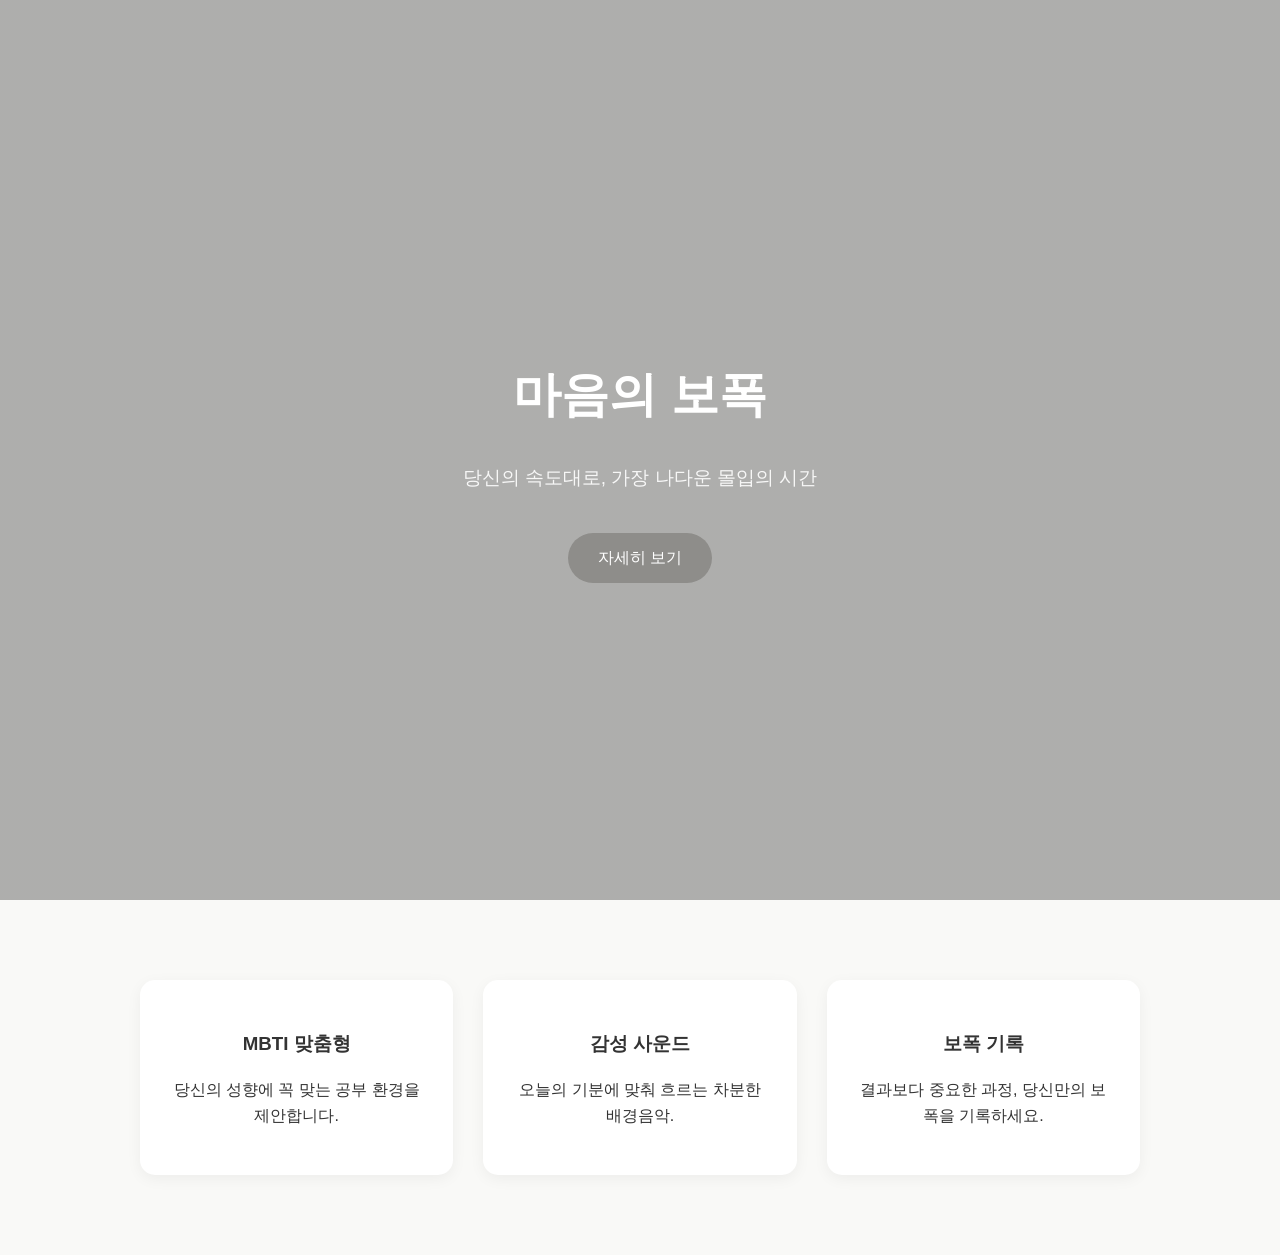
<file: Pace_of_Mind - apikey/index.html>
<!DOCTYPE html>
<html lang="ko">
<head>
    <meta charset="UTF-8">
    <title>마음의 보폭 | Study Pace</title>
    <style>
        /* 1. 기본 스타일 (하민님의 감성: 미니멀 & 차분함) */
        body { margin: 0; font-family: 'Noto Sans KR', sans-serif; color: #333; line-height: 1.6; background-color: #f9f9f7; }
        
        /* 2. 히어로 섹션 */
        .hero { 
            height: 100vh; 
            display: flex; flex-direction: column; justify-content: center; align-items: center;
            background: linear-gradient(rgba(0,0,0,0.3), rgba(0,0,0,0.3)), url('https://images.unsplash.com/photo-1495474472287-4d71bcdd2085?auto=format&fit=crop&w=1350&q=80'); /* 카페 이미지 */
            background-size: cover; color: white; text-align: center;
        }
        .hero h1 { font-size: 3rem; margin-bottom: 10px; animation: fadeIn 2s; }
        .hero p { font-size: 1.2rem; opacity: 0.9; }

        /* 3. 특징 섹션 (Grid 활용) */
        .features { padding: 80px 20px; display: grid; grid-template-columns: repeat(auto-fit, minmax(250px, 1fr)); gap: 30px; max-width: 1000px; margin: 0 auto; }
        .card { background: white; padding: 30px; border-radius: 15px; box-shadow: 0 4px 15px rgba(0,0,0,0.05); text-align: center; transition: transform 0.3s; }
        .card:hover { transform: translateY(-10px); }

        /* 4. 애니메이션 */
        @keyframes fadeIn { from { opacity: 0; transform: translateY(20px); } to { opacity: 1; transform: translateY(0); } }
        
        /* 5. 버튼 스타일 */
        .btn { margin-top: 20px; padding: 12px 30px; background: #8e8d8a; color: white; text-decoration: none; border-radius: 25px; transition: 0.3s; }
        .btn:hover { background: #e85a4f; }
    </style>
</head>
<body>
    <section class="hero">
        <h1>마음의 보폭</h1>
        <p>당신의 속도대로, 가장 나다운 몰입의 시간</p>
        <a href="#features" class="btn">자세히 보기</a>
    </section>

    <section id="features" class="features">
        <div class="card">
            <h3>MBTI 맞춤형</h3>
            <p>당신의 성향에 꼭 맞는 공부 환경을 제안합니다.</p>
        </div>
        <div class="card">
            <h3>감성 사운드</h3>
            <p>오늘의 기분에 맞춰 흐르는 차분한 배경음악.</p>
        </div>
        <div class="card">
            <h3>보폭 기록</h3>
            <p>결과보다 중요한 과정, 당신만의 보폭을 기록하세요.</p>
        </div>
    </section>
</body>
</html>
</file>
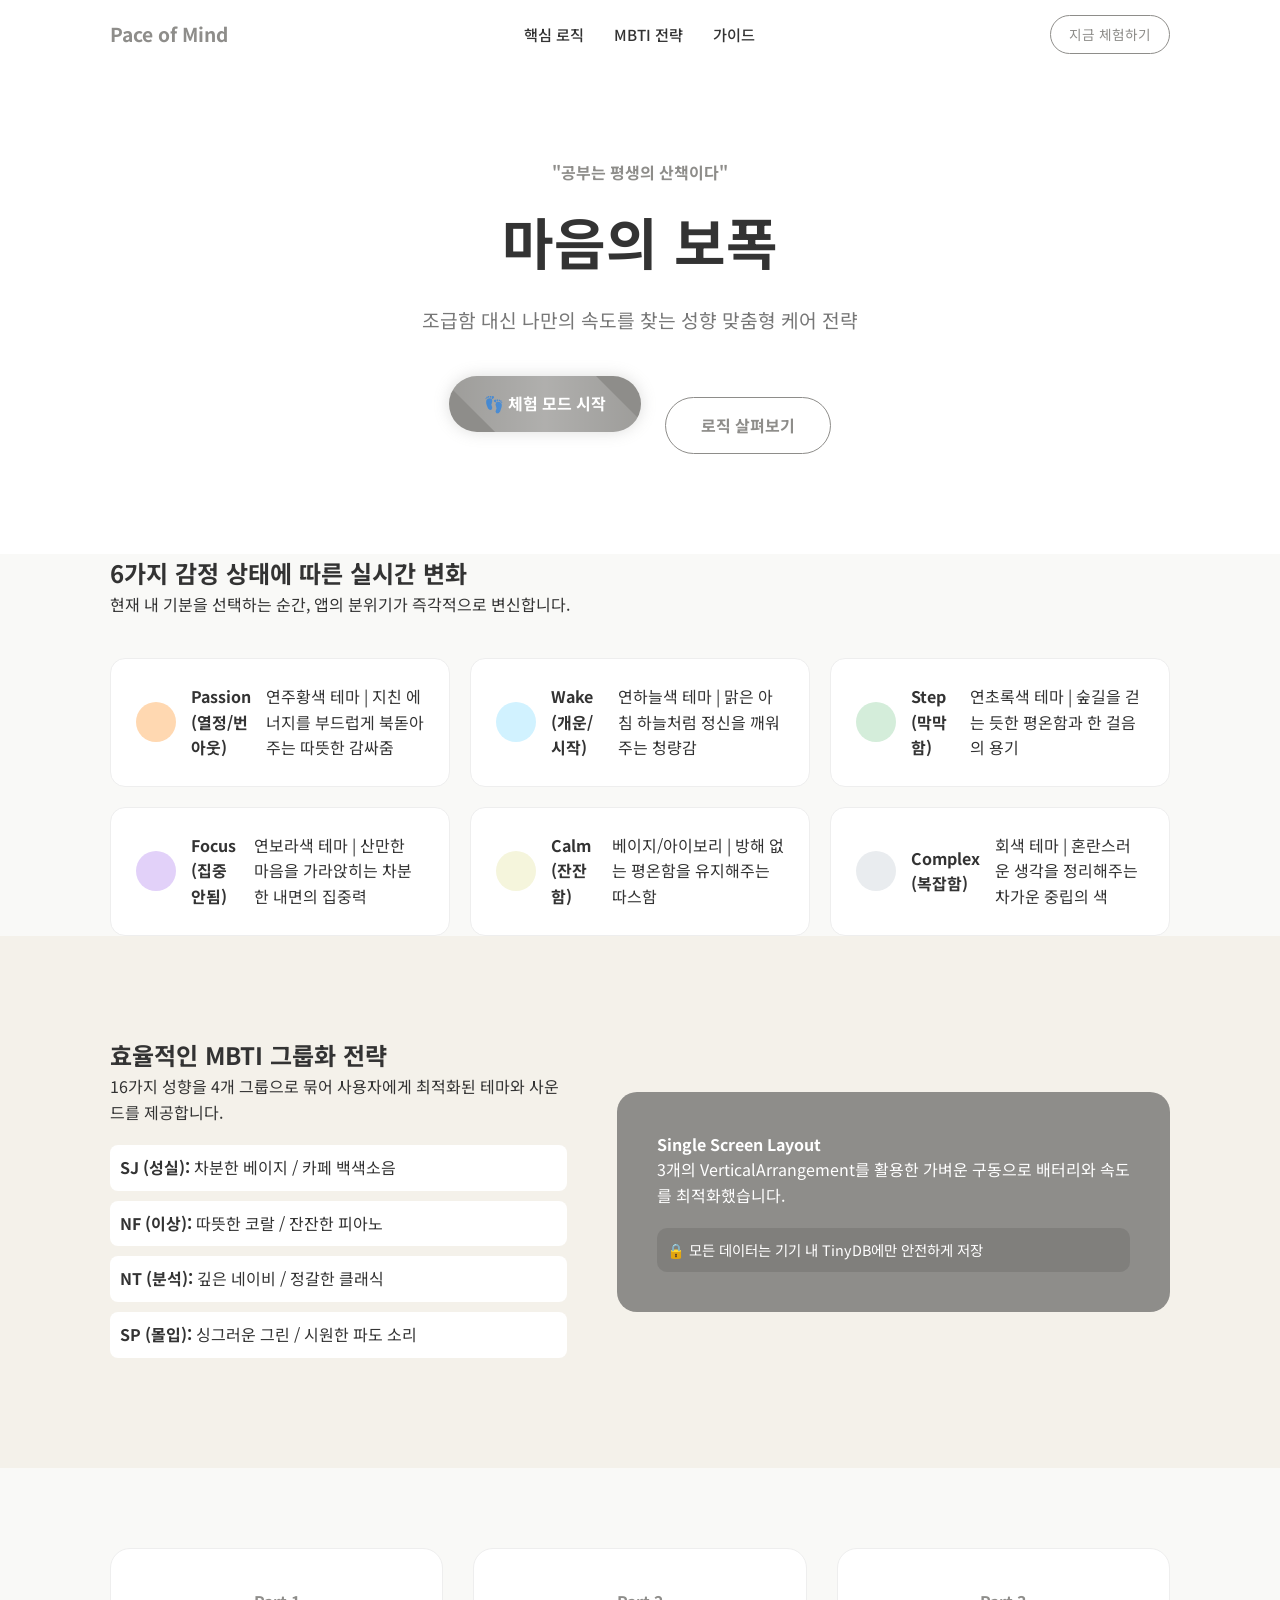
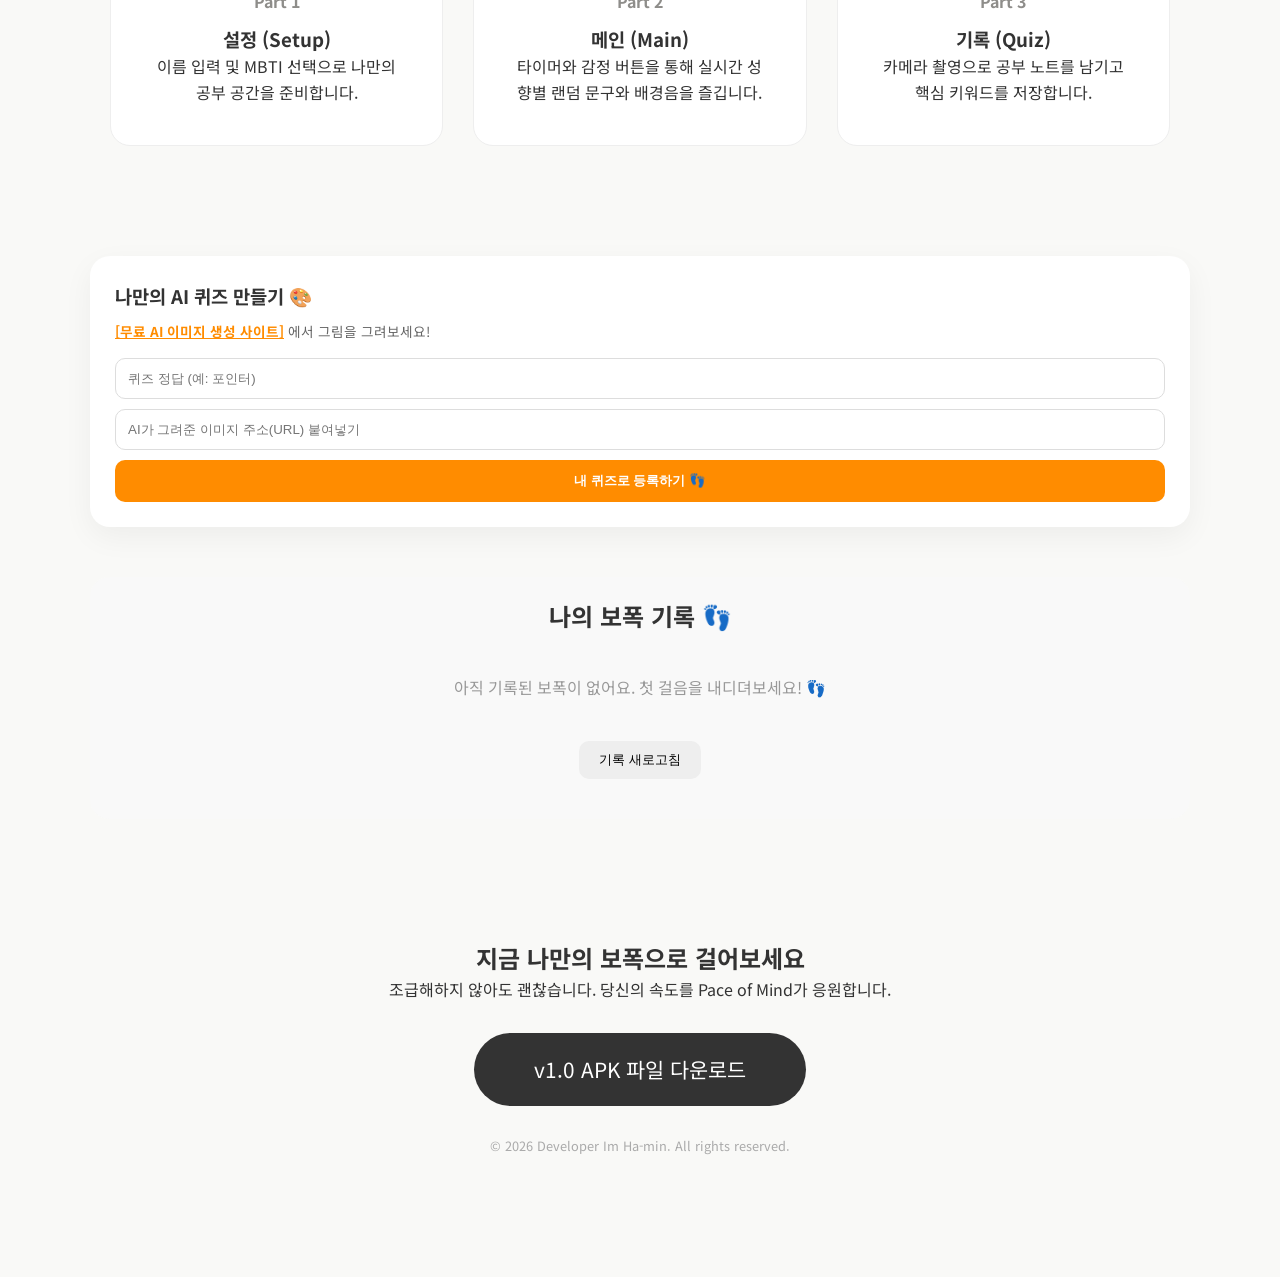
<file: Pace_of_Mind - apikey/index1.html>
<!DOCTYPE html>
<html lang="ko">
<head>
    <meta charset="UTF-8">
    <meta name="viewport" content="width=device-width, initial-scale=1.0">
    <title>마음의 보폭 (Pace of Mind) | 공식 홈페이지</title>
    <link rel="stylesheet" href="style.css">
    <link href="https://fonts.googleapis.com/css2?family=Noto+Sans+KR:wght@300;400;700&display=swap" rel="stylesheet">
    
</head>

<body>
    <nav class="glass-nav">
    <div class="container nav-flex">
        <div class="logo">Pace of Mind</div>
        <ul class="nav-links">
            <li><a href="#logic">핵심 로직</a></li>
            <li><a href="#strategy">MBTI 전략</a></li>
            <li><a href="#parts">가이드</a></li>
        </ul>
        <a href="#experience" class="nav-btn-exp">지금 체험하기</a>
    </div>
</nav>

<header class="hero">
    <div class="container visible">
        <p class="tagline">"공부는 평생의 산책이다"</p>
        <h1>마음의 보폭</h1>
        <p class="hero-sub">조급함 대신 나만의 속도를 찾는 성향 맞춤형 케어 전략</p>
        <div class="hero-btns">
            <a href="#experience" class="btn primary btn-glow">👣 체험 모드 시작</a>
            <a href="#logic" class="btn secondary">로직 살펴보기</a>
        </div>
    </div>
</header>

    <section id="logic" class="emotion-themes">
        <div class="container">
            <h2 class="section-title">6가지 감정 상태에 따른 실시간 변화</h2>
            <p class="section-desc">현재 내 기분을 선택하는 순간, 앱의 분위기가 즉각적으로 변신합니다.</p>
            <div class="theme-grid">
                <div class="theme-card fire">
                    <div class="color-dot"></div>
                    <h4>Passion (열정/번아웃)</h4>
                    <p>연주황색 테마 | 지친 에너지를 부드럽게 북돋아 주는 따뜻한 감싸줌</p>
                </div>
                <div class="theme-card wake">
                    <div class="color-dot"></div>
                    <h4>Wake (개운/시작)</h4>
                    <p>연하늘색 테마 | 맑은 아침 하늘처럼 정신을 깨워주는 청량감</p>
                </div>
                <div class="theme-card step">
                    <div class="color-dot"></div>
                    <h4>Step (막막함)</h4>
                    <p>연초록색 테마 | 숲길을 걷는 듯한 평온함과 한 걸음의 용기</p>
                </div>
                <div class="theme-card focus">
                    <div class="color-dot"></div>
                    <h4>Focus (집중안됨)</h4>
                    <p>연보라색 테마 | 산만한 마음을 가라앉히는 차분한 내면의 집중력</p>
                </div>
                <div class="theme-card calm">
                    <div class="color-dot"></div>
                    <h4>Calm (잔잔함)</h4>
                    <p>베이지/아이보리 | 방해 없는 평온함을 유지해주는 따스함</p>
                </div>
                <div class="theme-card complex">
                    <div class="color-dot"></div>
                    <h4>Complex (복잡함)</h4>
                    <p>회색 테마 | 혼란스러운 생각을 정리해주는 차가운 중립의 색</p>
                </div>
            </div>
        </div>
    </section>

    <section class="mbti-strategy">
        <div class="container">
            <div class="flex-row">
                <div class="text-side">
                    <h2>효율적인 MBTI 그룹화 전략</h2>
                    <p>16가지 성향을 4개 그룹으로 묶어 사용자에게 최적화된 테마와 사운드를 제공합니다.</p>
                    <ul class="mbti-list">
                        <li><strong>SJ (성실):</strong> 차분한 베이지 / 카페 백색소음</li>
                        <li><strong>NF (이상):</strong> 따뜻한 코랄 / 잔잔한 피아노</li>
                        <li><strong>NT (분석):</strong> 깊은 네이비 / 정갈한 클래식</li>
                        <li><strong>SP (몰입):</strong> 싱그러운 그린 / 시원한 파도 소리</li>
                    </ul>
                </div>
                <div class="logic-side">
                    <div class="tech-box">
                        <h4>Single Screen Layout</h4>
                        <p>3개의 VerticalArrangement를 활용한 가벼운 구동으로 배터리와 속도를 최적화했습니다.</p>
                        <div class="security-badge">🔒 모든 데이터는 기기 내 TinyDB에만 안전하게 저장</div>
                    </div>
                </div>
            </div>
        </div>
    </section>

    <section class="app-parts">
        <div class="container grid-3">
            <div class="part-card">
                <span class="part-num">Part 1</span>
                <h3>설정 (Setup)</h3>
                <p>이름 입력 및 MBTI 선택으로 나만의 공부 공간을 준비합니다.</p>
            </div>
            <div class="part-card">
                <span class="part-num">Part 2</span>
                <h3>메인 (Main)</h3>
                <p>타이머와 감정 버튼을 통해 실시간 성향별 랜덤 문구와 배경음을 즐깁니다.</p>
            </div>
            <div class="part-card">
                <span class="part-num">Part 3</span>
                <h3>기록 (Quiz)</h3>
                <p>카메라 촬영으로 공부 노트를 남기고 핵심 키워드를 저장합니다.</p>
            </div>
        </div>
    </section>

    <section id="custom-keyword-section" class="container" style="margin-top: 30px; padding: 25px; background: #fff; border-radius: 20px; box-shadow: 0 10px 30px rgba(0,0,0,0.05);">
    <h3 style="margin-bottom: 10px; color: #333;">나만의 AI 퀴즈 만들기 🎨</h3>
    <p style="font-size: 0.85rem; color: #666; margin-bottom: 15px;">
        <a href="https://www.bing.com/images/create" target="_blank" style="color: #ff8c00; font-weight: bold;">[무료 AI 이미지 생성 사이트]</a> 에서 그림을 그려보세요!
    </p>
    
    <div style="display: flex; flex-direction: column; gap: 10px;">
        <input type="text" id="input-custom-keyword" placeholder="퀴즈 정답 (예: 포인터)" style="padding: 12px; border: 1px solid #ddd; border-radius: 10px;">
        <input type="text" id="input-custom-img" placeholder="AI가 그려준 이미지 주소(URL) 붙여넣기" style="padding: 12px; border: 1px solid #ddd; border-radius: 10px;">
        <button onclick="addCustomRecord()" style="padding: 12px; background: #ff8c00; color: white; border: none; border-radius: 10px; cursor: pointer; font-weight: bold;">내 퀴즈로 등록하기 👣</button>
    </div>
</section>

    <section id="walk-history" class="container" style="margin-top: 50px; padding: 20px; background: #f9f9f9; border-radius: 20px;">
    <h2 style="text-align: center; margin-bottom: 20px;">나의 보폭 기록 👣</h2>
    <div id="history-list">
        <p style="text-align: center; color: #999;">아직 산책 기록이 없어요.</p>
    </div>
    <button onclick="updateHistoryUI()" style="display: block; margin: 20px auto; padding: 10px 20px; background: #eee; border: none; border-radius: 10px; cursor: pointer;">기록 새로고침</button>
</section>

    <section id="download" class="cta">
        <div class="container">
            <h2>지금 나만의 보폭으로 걸어보세요</h2>
            <p>조급해하지 않아도 괜찮습니다. 당신의 속도를 Pace of Mind가 응원합니다.</p>
            <a href="#" class="download-btn">v1.0 APK 파일 다운로드</a>
            <p class="copyright">© 2026 Developer Im Ha-min. All rights reserved.</p>
        </div>
    </section>
<div id="black-overlay" class="overlay"></div>

    <section id="experience-quiz" class="quiz-mode hidden">
        <div class="container quiz-container">
            <h2 class="quiz-title">당신의 보폭으로 걷는 중... 👣</h2>
            <div class="quiz-card-frame">
                <p>(AI가 생성한 그림 퀴즈 카드)</p>
            </div>
            <div class="timer-bar"></div>
            <div id="quiz-hint-text" style="
    color: #888; 
    font-size: 0.95rem; 
    margin: 10px 0; 
    min-height: 1.2rem; 
    display: none; /* 기본적으로 숨김 */
    background: rgba(0,0,0,0.03);
    padding: 8px;
    border-radius: 8px;
"></div>

<button id="btn-hint" onclick="showHint()" style="
    background: none;
    border: 1px solid #ddd;
    color: #999;
    padding: 5px 12px;
    border-radius: 20px;
    font-size: 0.8rem;
    cursor: pointer;
    margin-bottom: 10px;
">💡 힌트 보기</button>
            <input type="text" class="quiz-input" placeholder="연상되는 키워드를 입력하세요">
            <button class="btn-quit">체험 종료</button>
        </div>
    </section>
    <script src="data.js"></script>
<script src="script.js"></script>
    <script>
    
    /**
     * [Part 5] 이벤트 리스너
     */
    // 체험하기 버튼들
    document.querySelectorAll('.btn.primary, .nav-btn-exp').forEach(btn => {
        btn.addEventListener('click', (e) => {
            if (e.target.innerText.includes("체험")) {
                e.preventDefault();
                startExperience();
            }
        });
    });

    // 퀴즈 입력창 엔터 감지
    document.querySelector('.quiz-input').addEventListener('keypress', (e) => {
        if (e.key === 'Enter') {
            const userAnswer = e.target.value.trim();
            const correctAnswer = quizState.data[quizState.currentIdx].keyword;
            handleResult(userAnswer === correctAnswer);
        }
    });

    // 종료 버튼
    document.querySelector('.btn-quit').addEventListener('click', quitExperience);

function updateHistoryUI() {
    const historyList = document.getElementById('history-list');
    const rawData = localStorage.getItem('pace_history');
    
    // 기록이 아예 없는 경우 처리
    if (!rawData || JSON.parse(rawData).length === 0) {
        historyList.innerHTML = '<p style="text-align: center; color: #999; padding: 20px;">아직 기록된 보폭이 없어요. 첫 걸음을 내디뎌보세요! 👣</p>';
        return;
    }

    const history = JSON.parse(rawData);
    
    // 기록 리스트 생성
    historyList.innerHTML = history.map(record => {
        // 직접 입력(isCustom) 여부에 따라 디자인 차별화
        const isCustom = record.isCustom === true;
        const bgColor = isCustom ? '#fffef0' : 'white';
        const borderColor = isCustom ? '#ff8c00' : '#eee';
        const titleIcon = isCustom ? '📝 자율 학습' : '👣 퀴즈 산책';
        const scoreDisplay = isCustom ? '' : `<span style="color: #ff8c00; font-weight: bold;">${record.score} / ${record.total} 걸음</span>`;

        return `
            <div class="history-item" style="
                padding: 20px; 
                background: ${bgColor}; 
                margin-bottom: 15px; 
                border-radius: 15px; 
                border-left: 5px solid ${borderColor};
                box-shadow: 0 4px 12px rgba(0,0,0,0.05);
                transition: transform 0.2s ease;
            ">
                <div style="display: flex; justify-content: space-between; align-items: center; margin-bottom: 12px;">
                    <span style="font-weight: bold; color: #333;">${titleIcon}</span>
                    <div style="text-align: right;">
                        <div style="font-size: 0.8rem; color: #999; margin-bottom: 4px;">${record.date}</div>
                        ${scoreDisplay}
                    </div>
                </div>
                
                <div class="keyword-tags" style="display: flex; flex-wrap: wrap; gap: 8px;">
                    ${record.keywords ? record.keywords.map(kw => `
                        <span style="
                            background: ${isCustom ? '#ffe4b5' : '#f0f2f5'}; 
                            color: #666; 
                            font-size: 0.8rem; 
                            padding: 4px 12px; 
                            border-radius: 20px;
                            border: 1px solid rgba(0,0,0,0.03);
                        ">#${kw}</span>
                    `).join('') : ''}
                </div>
            </div>
        `;
    }).join('');
}

// 🚀 페이지가 로드될 때 자동으로 기록을 불러오도록 설정
window.addEventListener('DOMContentLoaded', () => {
    updateHistoryUI();
});
</script>
</body>
</html>
</file>
<file: Pace_of_Mind - apikey/style.css>
:root {
    --white: #ffffff;
    --bg-light: #f9f9f7;
    --text-dark: #333;
    --accent: #8e8d8a;
    
    /* Emotion Colors */
    --fire: #ffd8b1;
    --wake: #d1f2ff;
    --step: #d4edda;
    --focus: #e2d1f9;
    --calm: #f5f5dc;
    --complex: #e9ecef;
}

* { margin: 0; padding: 0; box-sizing: border-box; }
body { font-family: 'Noto Sans KR', sans-serif; background-color: var(--bg-light); color: var(--text-dark); line-height: 1.6; }
.container { max-width: 1100px; margin: 0 auto; padding: 0 20px; }

/* Navigation */
nav { height: 70px; display: flex; align-items: center; background: rgba(255,255,255,0.9); position: fixed; width: 100%; top: 0; z-index: 1000; border-bottom: 1px solid #eee; }
.nav-flex { display: flex; justify-content: space-between; align-items: center; width: 100%; }
.logo { font-weight: bold; font-size: 1.2rem; color: var(--accent); }
.nav-btn { text-decoration: none; color: white; background: var(--accent); padding: 8px 20px; border-radius: 20px; font-size: 0.9rem; }

/* Hero */
.hero { padding: 160px 0 100px; text-align: center; background: white; }
.tagline { color: var(--accent); font-weight: bold; margin-bottom: 10px; }
.hero h1 { font-size: 3.5rem; margin-bottom: 20px; }
.hero-sub { font-size: 1.2rem; color: #777; margin-bottom: 40px; }
.btn { text-decoration: none; padding: 15px 35px; border-radius: 30px; font-weight: bold; margin: 0 10px; display: inline-block; transition: 0.3s; }
.primary { background: var(--accent); color: white; }
.secondary { border: 1px solid var(--accent); color: var(--accent); }

/* 1. 네비게이션: 유리 질감(Glassmorphism) */
.glass-nav {
    background: rgba(255, 255, 255, 0.7);
    backdrop-filter: blur(10px); /* 배경 흐리게 */
    -webkit-backdrop-filter: blur(10px);
    border-bottom: 1px solid rgba(255, 255, 255, 0.3);
    transition: all 0.3s ease;
}

.nav-links { list-style: none; display: flex; gap: 30px; }
.nav-links a { text-decoration: none; color: var(--text-dark); font-weight: 500; font-size: 0.95rem; }

.nav-btn-exp {
    text-decoration: none;
    color: var(--accent);
    border: 1px solid var(--accent);
    padding: 8px 18px;
    border-radius: 20px;
    font-size: 0.85rem;
    transition: 0.3s;
}
.nav-btn-exp:hover { background: var(--accent); color: white; }

/* 2. 카드 애니메이션: 마우스를 올리면 떠오르는 효과 */
.theme-card, .part-card {
    transition: transform 0.4s cubic-bezier(0.175, 0.885, 0.32, 1.275), box-shadow 0.3s ease;
    cursor: pointer;
}

.theme-card:hover, .part-card:hover {
    transform: translateY(-10px); /* 위로 슥 올라감 */
    box-shadow: 0 20px 40px rgba(0,0,0,0.1);
    border-color: var(--accent);
}

/* 3. 체험하기 버튼: 은은하게 빛나는(Glow) 효과 */
.btn-glow {
    position: relative;
    overflow: hidden;
    box-shadow: 0 0 15px rgba(142, 141, 138, 0.3);
}

.btn-glow::after {
    content: '';
    position: absolute;
    top: -50%; left: -50%;
    width: 200%; height: 200%;
    background: linear-gradient(45deg, transparent, rgba(255,255,255,0.3), transparent);
    transform: rotate(45deg);
    transition: 0.5s;
}

.btn-glow:hover::after {
    left: 120%; /* 마우스 올리면 빛이 슥 지나감 */
}

/* 4. 스크롤 애니메이션 기초 클래스 */
.fade-up {
    opacity: 0;
    transform: translateY(30px);
    transition: all 0.8s ease-out;
}

.fade-up.visible {
    opacity: 1;
    transform: translateY(0);
}


/* Emotion Themes */
.theme-grid { display: grid; grid-template-columns: repeat(auto-fit, minmax(300px, 1fr)); gap: 20px; margin-top: 40px; }
.theme-card { padding: 25px; border-radius: 15px; background: white; text-align: left; display: flex; align-items: center; gap: 15px; border: 1px solid #eee; }
.color-dot { width: 40px; height: 40px; border-radius: 50%; flex-shrink: 0; }
.fire .color-dot { background: var(--fire); }
.wake .color-dot { background: var(--wake); }
.step .color-dot { background: var(--step); }
.focus .color-dot { background: var(--focus); }
.calm .color-dot { background: var(--calm); }
.complex .color-dot { background: var(--complex); }

/* MBTI Strategy */
.mbti-strategy { padding: 100px 0; background: #f4f1ea; }
.flex-row { display: flex; gap: 50px; align-items: center; }
.mbti-list { list-style: none; margin-top: 20px; }
.mbti-list li { margin-bottom: 10px; padding: 10px; background: white; border-radius: 8px; }
.tech-box { background: var(--accent); color: white; padding: 40px; border-radius: 20px; }
.security-badge { margin-top: 20px; background: rgba(0,0,0,0.1); padding: 10px; border-radius: 10px; font-size: 0.9rem; }

/* App Parts */
.grid-3 { display: grid; grid-template-columns: repeat(3, 1fr); gap: 30px; padding: 80px 20px; }
.part-card { background: white; padding: 40px; border-radius: 20px; text-align: center; border: 1px solid #eee; }
.part-num { display: inline-block; color: var(--accent); font-weight: bold; margin-bottom: 10px; }

/* CTA */
.cta { padding: 120px 0; text-align: center; }
.download-btn { display: inline-block; padding: 20px 60px; background: #333; color: white; text-decoration: none; border-radius: 40px; font-size: 1.3rem; margin: 30px 0; }
.copyright { font-size: 0.8rem; color: #aaa; }

@media (max-width: 768px) {
    .flex-row { flex-direction: column; }
    .grid-3 { grid-template-columns: 1fr; }
}

/* [추가] 숨김/보임 제어용 */
.hidden { display: none !important; }

/* [추가] 암전용 검은 덮개 스타일 */
.overlay {
    position: fixed;
    top: 0; left: 0;
    width: 100%; height: 100%;
    background-color: black;
    opacity: 0; /* 처음엔 투명 */
    visibility: hidden;
    z-index: 9999; /* 가장 위에 */
    transition: all 0.5s ease; /* 0.5초 동안 서서히 나타남/사라짐 */
}

/* 암전 활성화 상태 */
.overlay.active {
    opacity: 1;
    visibility: visible;
}

/* [추가] 체험용 퀴즈 모드 전체 화면 스타일 */
.quiz-mode {
    position: fixed; /* 전체 화면 */
    top: 0; left: 0;
    width: 100%; height: 100%;
    background-color: var(--bg-light); /* 기존 배경색 유지 */
    z-index: 9998; /* 네비게이션보다 위, 보호막보단 아래 */
    display: flex; align-items: center; justify-content: center;
    padding-top: 50px; /* 약간의 여백 */
}

.quiz-container { text-align: center; }
.quiz-title { margin-bottom: 30px; color: var(--accent); }
.quiz-input { padding: 15px; border-radius: 20px; border: 1px solid #ccc; width: 80%; }
.btn-quit { margin-top: 20px; padding: 10px 20px; background: #333; color: white; border: none; border-radius: 10px; cursor: pointer; }
.timer-bar {
    height: 8px;
    background: var(--accent);
    width: 100%;
    border-radius: 4px;
    transition: width 0.1s linear; /* 게이지가 끊기지 않고 부드럽게 줄어듦 */
    margin-bottom: 20px;
}
</file>
